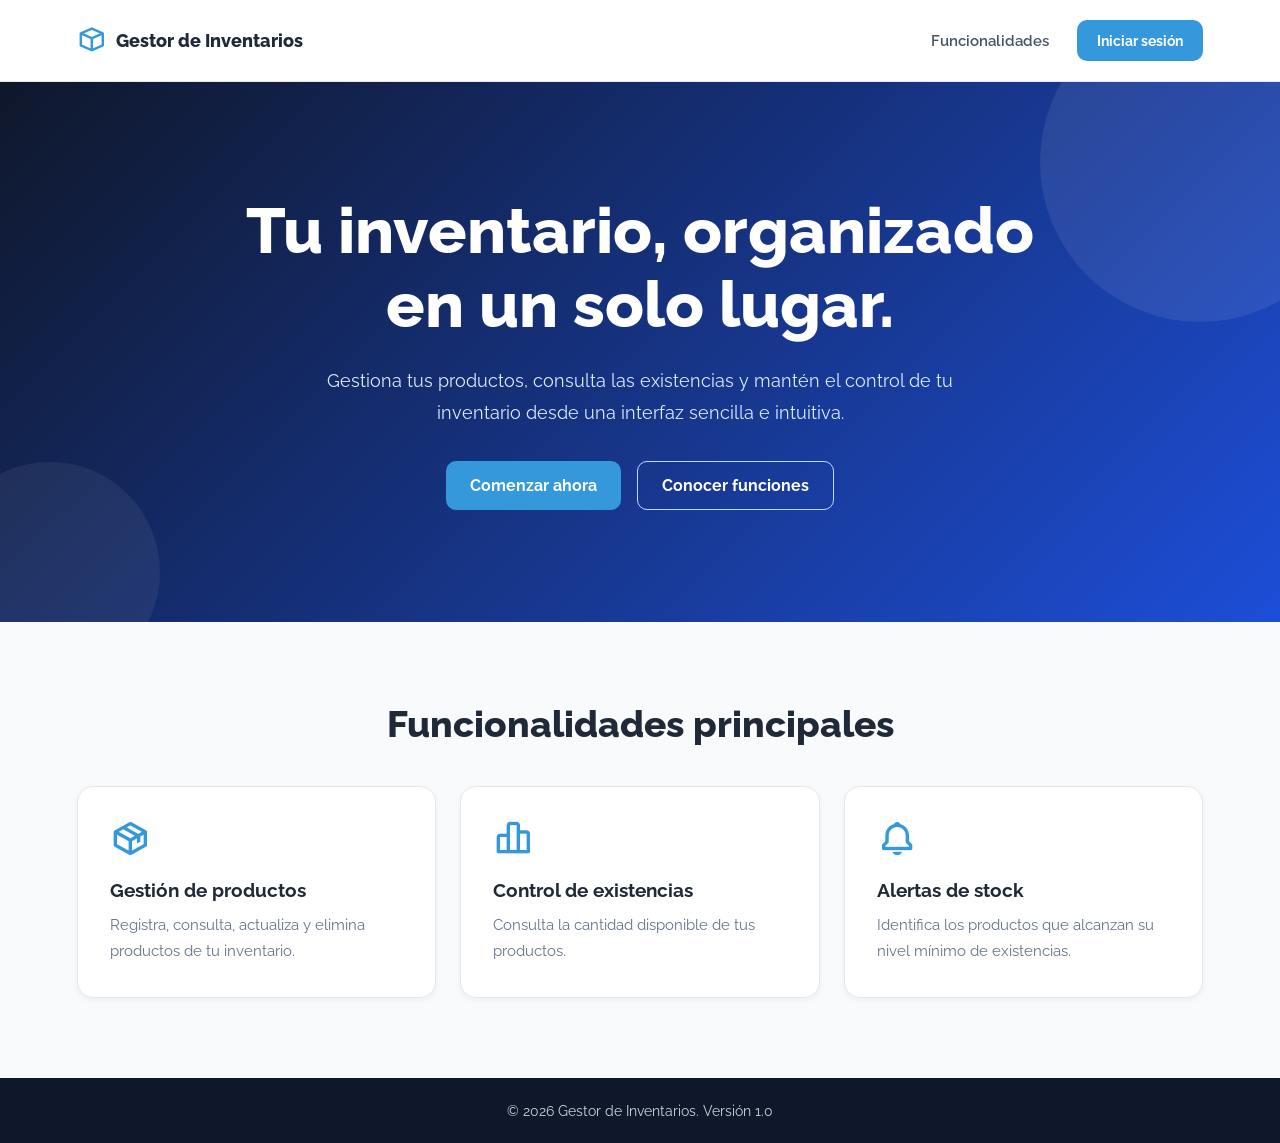
<file: index.html>
<!DOCTYPE html>
<html lang="es">

<head>

    <!-- Metadatos -->
    <!-- Codificación del documento: admite acentos y ñ -->
    <meta charset="UTF-8">
    <!-- permite que el navegador use el ancho del dispositivo -->
    <meta name="viewport" content="width=device-width, initial-scale=1.0">
    <!-- Información sobre el autor y el contenido de la página -->
    <meta name="author" content="Carlos Sáenz">
    <meta name="description" content="Conoce el Gestor de Inventarios: una aplicación web para registrar productos, consultar existencias e identificar stock bajo">
    <!-- Estilos -->
    <link rel="stylesheet" href="css/landing.css">
     <!-- Favicon -->
    <link rel="icon" href="assets/icons/Favicon-cubo.png" type="image/png">
    <!-- Boxicons -->
    <link href="https://unpkg.com/boxicons@2.1.4/css/boxicons.min.css" rel="stylesheet">
    <!-- Nombre de la página en la pestaña del navegador -->
    <title>Gestor de Inventarios | Control de productos y stock</title>

</head>

<body>
    
    <!-- Encabezado y navegación -->
    <header class="landing__header">

        <a class="landing__brand" href="index.html">
            <i class="bx bx-cube" aria-hidden="true"></i>
            Gestor de Inventarios
        </a>

        <nav class="landing__nav" aria-label="Navegación principal">
            <a class="landing__nav-link" href="#funcionalidades">
                Funcionalidades
            </a>

            <a class="landing__nav-button" href="pages/login.html">
                Iniciar sesión
            </a>
        </nav>

    </header>

    <main>

        <!-- Sección principal -->
        <section class="landing__hero">

            <div class="landing__hero-content">

                <h1 class="landing__title">
                    Tu inventario, organizado en un solo lugar.
                </h1>

                <p class="landing__description">
                    Gestiona tus productos, consulta las existencias
                    y mantén el control de tu inventario desde
                    una interfaz sencilla e intuitiva.
                </p>

                <div class="landing__actions">

                    <a class="landing__button landing__button--primary" href="pages/registro.html">
                        Comenzar ahora
                    </a>

                    <a class="landing__button landing__button--secondary" href="#funcionalidades">
                        Conocer funciones
                    </a>

                </div>

            </div>

        </section>

        <!-- Funcionalidades principales -->
        <section class="landing__features" id="funcionalidades">

            <h2 class="landing__section-title">
                Funcionalidades principales
            </h2>

            <div class="landing__features-grid">

                <article class="landing__card">
                    <i class="bx bx-package landing__card-icon" aria-hidden="true"></i>
                    <h3 class="landing__card-title">Gestión de productos</h3>
                    <p class="landing__card-description">
                        Registra, consulta, actualiza y elimina
                        productos de tu inventario.
                    </p>
                </article>

                <article class="landing__card">
                    <i class="bx bx-bar-chart-alt-2 landing__card-icon" aria-hidden="true"></i>
                    <h3 class="landing__card-title">Control de existencias</h3>
                    <p class="landing__card-description">
                        Consulta la cantidad disponible de
                        tus productos.
                    </p>
                </article>

                <article class="landing__card">
                    <i class="bx bx-bell landing__card-icon" aria-hidden="true"></i>
                    <h3 class="landing__card-title">Alertas de stock</h3>
                    <p class="landing__card-description">
                        Identifica los productos que alcanzan
                        su nivel mínimo de existencias.
                    </p>
                </article>

            </div>

        </section>

    </main>

    <!-- Pie de página -->
    <footer class="landing__footer">
        <p>
            &copy; 2026 Gestor de Inventarios.
            Versión 1.0
        </p>
    </footer>

</body>

</html>
</file>
<file: css/landing.css>
@import url('https://fonts.googleapis.com/css2?family=Raleway:wght@400;500;600;700;800&display=swap');

/* Configuración global */
* {
    box-sizing: border-box;
}

html {
    scroll-behavior: smooth;
}

body {
    margin: 0;
    font-family: 'Raleway', sans-serif;
    color: #1f2937;
    background-color: #f8fafc;
}

/* Encabezado principal */
.landing__header {
    display: flex;
    justify-content: space-between;
    align-items: center;
    gap: 24px;
    padding: 20px 6%;
    background-color: #ffffff;
    border-bottom: 1px solid #e5e7eb;
    cursor: default;
}

/* Nombre e icono del sistema */
.landing__brand {
    display: inline-flex;
    align-items: center;
    gap: 10px;
    color: #1f2937;
    font-size: 1.1rem;
    font-weight: 800;
    text-decoration: none;
}

.landing__brand i {
    color: #3498db;
    font-size: 1.8rem;
}

/* Navegación */
.landing__nav {
    display: flex;
    align-items: center;
    gap: 28px;
}

.landing__nav-link {
    color: #475569;
    font-size: 0.95rem;
    font-weight: 600;
    text-decoration: none;
}

.landing__nav-link:hover {
    color: #2563eb;
}

/* Botón del encabezado */
.landing__nav-button {
    display: inline-block;
    padding: 12px 20px;
    background-color: #3498db;
    color: #ffffff;
    border-radius: 10px;
    font-size: 0.9rem;
    font-weight: 700;
    text-decoration: none;
    transition: background-color 0.2s ease;
}

.landing__nav-button:hover {
    background-color: #287db4;
}

/* Sección principal Hero */
.landing__hero {
    position: relative;
    display: flex;
    align-items: center;
    justify-content: center;
    min-height: 540px;
    padding: 90px 6%;
    overflow: hidden;
    background: linear-gradient(135deg, #0f172a 0%, #1d4ed8 100%);
    color: #ffffff;
}

/* Círculo decorativo superior derecho */
.landing__hero::before {
    content: "";
    position: absolute;
    width: 320px;
    height: 320px;
    top: -80px;
    right: -80px;
    border-radius: 50%;
    background-color: rgba(255, 255, 255, 0.08);
    pointer-events: none;
}

/* Círculo decorativo inferior izquierdo */
.landing__hero::after {
    content: "";
    position: absolute;
    width: 220px;
    height: 220px;
    bottom: -60px;
    left: -60px;
    border-radius: 50%;
    background-color: rgba(255, 255, 255, 0.06);
    pointer-events: none;
}

/* Contenido principal del Hero */
.landing__hero-content {
    position: relative;
    z-index: 1;
    width: 100%;
    max-width: 850px;
    text-align: center;
    cursor: default;
}

/* Título principal */
.landing__title {
    margin: 0 0 24px;
    font-size: clamp(2.2rem, 5vw, 4rem);
    font-weight: 800;
    line-height: 1.15;
}

/* Descripción del sistema */
.landing__description {
    max-width: 650px;
    margin: 0 auto 32px;
    color: #dbeafe;
    font-size: 1.1rem;
    line-height: 1.8;
}

/* Contenedor de botones */
.landing__actions {
    display: flex;
    justify-content: center;
    flex-wrap: wrap;
    gap: 16px;
}

/* Estilos generales de los botones */
.landing__button {
    display: inline-flex;
    justify-content: center;
    align-items: center;
    min-height: 48px;
    padding: 14px 24px;
    border-radius: 10px;
    font-size: 1rem;
    font-weight: 700;
    text-decoration: none;
    transition: background-color 0.2s ease, transform 0.2s ease;
}

/* Botón principal */
.landing__button--primary {
    background-color: #3498db;
    color: #ffffff;
}

.landing__button--primary:hover {
    background-color: #287db4;
    transform: translateY(-2px);
}

/* Botón secundario */
.landing__button--secondary {
    border: 1px solid #bfdbfe;
    color: #ffffff;
    background-color: transparent;
}

.landing__button--secondary:hover {
    background-color: rgba(255, 255, 255, 0.12);
}

/* Sección de funcionalidades */
.landing__features {
    padding: 80px 6%;
    background-color: #f8fafc;
    scroll-margin-top: 24px;
}

/* Título de sección */
.landing__section-title {
    margin: 0 0 40px;
    text-align: center;
    font-size: clamp(1.7rem, 3vw, 2.3rem);
    font-weight: 800;
    color: #1f2937;
}

/* Cuadrícula de tarjetas */
.landing__features-grid {
    display: grid;
    grid-template-columns: repeat(3, minmax(0, 1fr));
    gap: 24px;
    max-width: 1150px;
    margin: 0 auto;
}

/* Tarjeta individual */
.landing__card {
    padding: 32px;
    background-color: #ffffff;
    border: 1px solid #e5e7eb;
    border-radius: 16px;
    box-shadow: 0 2px 6px rgba(0, 0, 0, 0.05);
}

/* Icono de la tarjeta */
.landing__card-icon {
    display: inline-block;
    margin-bottom: 20px;
    color: #3498db;
    font-size: 2.5rem;
}

/* Título de la tarjeta */
.landing__card-title {
    margin: 0 0 12px;
    font-size: 1.2rem;
    font-weight: 700;
    color: #1f2937;
}

/* Descripción de la tarjeta */
.landing__card-description {
    margin: 0;
    color: #64748b;
    font-size: 0.95rem;
    line-height: 1.7;
}

/* Pie de página */
.landing__footer {
    padding: 24px 6%;
    text-align: center;
    background-color: #0f172a;
    color: #cbd5e1;
}

.landing__footer p {
    margin: 0;
    font-size: 0.9rem;
}

/* Accesibilidad al navegar con teclado */
.landing__brand:focus-visible,
.landing__nav a:focus-visible,
.landing__button:focus-visible {
    outline: 3px solid #93c5fd;
    outline-offset: 4px;
}

/* Adaptación para tabletas */
@media (max-width: 900px) {

    .landing__features-grid {
        grid-template-columns: repeat(2, minmax(0, 1fr));
    }

    .landing__hero {
        min-height: 480px;
        padding: 80px 6%;
    }
}

/* Adaptación para celulares */
@media (max-width: 600px) {

    .landing__header {
        padding: 16px 5%;
        gap: 12px;
    }

    .landing__brand {
        font-size: 0.9rem;
    }

    .landing__brand i {
        font-size: 1.5rem;
    }

    .landing__nav {
        gap: 12px;
    }

    .landing__nav-link {
        display: none;
    }

    .landing__nav-button {
        padding: 10px 12px;
        font-size: 0.8rem;
        white-space: nowrap;
    }

    .landing__hero {
        min-height: 480px;
        padding: 70px 24px;
    }

    .landing__title {
        font-size: clamp(2rem, 8vw, 2.8rem);
    }

    .landing__description {
        font-size: 1rem;
        line-height: 1.6;
    }

    .landing__actions {
        flex-direction: column;
    }

    .landing__button {
        width: 100%;
    }

    .landing__features {
        padding: 60px 20px;
    }

    .landing__features-grid {
        grid-template-columns: 1fr;
    }

    .landing__card {
        padding: 26px;
    }

    /* Reducir los círculos en celulares */
    .landing__hero::before {
        width: 200px;
        height: 200px;
        top: -70px;
        right: -90px;
    }

    .landing__hero::after {
        width: 150px;
        height: 150px;
        bottom: -60px;
        left: -70px;
    }
}
</file>
